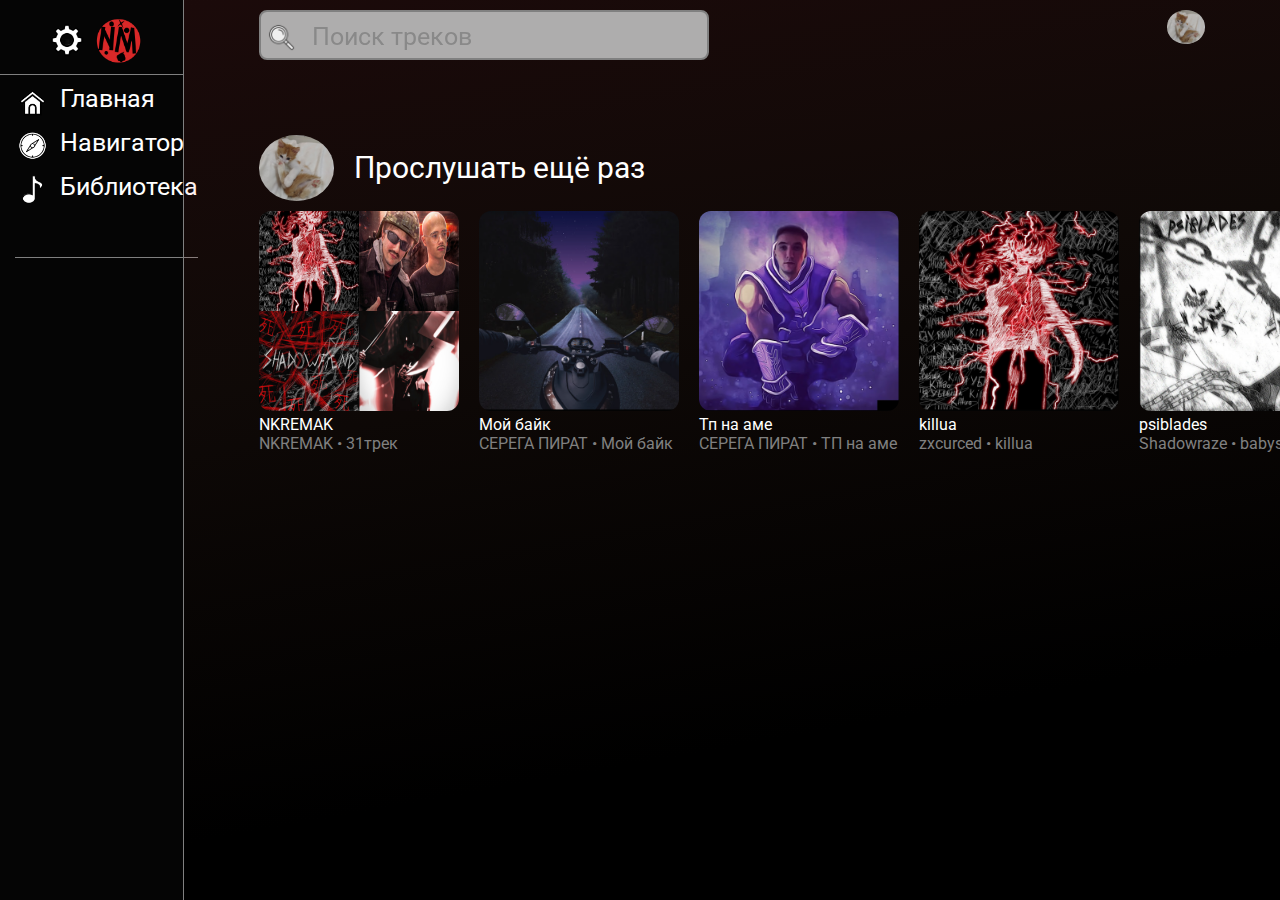
<file: index.html>
<!DOCTYPE html>
<html lang="en">

<head>
    <meta charset="UTF-8">
    <meta name="viewport" content="width=device-width, initial-scale=1.0">
    <title>NKREMAK MUSIC</title>
    <link rel="shortcut icon" href="logo.png" type="image/x-icon">
    <link rel="stylesheet" href="style.css">
</head>

<body>
    <div class="left_panel">
        <div class="set_logo">
            <div class="settings_logo"> 
                <img class="settings" src="icon-settings.png" alt="">
                <img class="logo" src="logo.png" alt="logo">
            </div>
        </div>
        <div class="left_card">
            <div class="home">
                <img class="left_icon" src="icon-home.png" alt="home">
                <p class="text">Главная</p>
            </div>
        </div>
        <div class="left_card">
            <div class="compass">
                <img class="left_icon" src="icon-compass.png" alt="home">
                <p class="text">Навигатор</p>
            </div>
        </div>
        <div class="left_card">
            <div class="library">
                <img class="left_icon" src="icon-nota.png" alt="home">
                <p class="text">Библиотека</p>
            </div>
        </div>
    </div>

    <div class="full_panel">

        <div class="screach">
            <img class="icon_screach" src="icon-search.png" alt="">
            <p class="text_opacity">Поиск треков</p>
        </div>
        <img class="accaunt_photo" src="accaunt.jpg" alt="acc">

        <div>
            <div class="listen_again_bar">
                <img class="accaunt_logo" src="accaunt.jpg" alt="">
                <p>Прослушать ещё раз</p>
            </div>

            <div class="listen_again_card">
                <div class="listen_again">
                    <img class="playlist" src="playlist.png" alt="">
                    <p class="name">NKREMAK</p>
                    <p class="opis_name">NKREMAK • 31трек</p>
                </div>

                <div class="listen_again">
                    <a href="bayk.html"><img class="playlist" src="bayk.png" alt=""></a>
                    <p class="name">Мой байк</p>
                    <p class="opis_name">СЕРЕГА ПИРАТ • Мой байк</p>
                </div>

                <div class="listen_again">
                    <a href="tp_am.html"><img class="playlist" src="Тп на аме.png" alt=""></a>
                    <p class="name">Тп на аме</p>
                    <p class="opis_name">СЕРЕГА ПИРАТ • ТП на аме</p>
                </div>

                <div class="listen_again">
                    <a href="killua.html"><img class="playlist" src="killua.png" alt=""></a>
                    <p class="name">killua</p>
                    <p class="opis_name">zxcurced • killua</p>
                </div>

                <div class="listen_again">
                    <a href="psiblades.html"><img class="playlist" src="psiblades.png" alt=""></a>
                    <p class="name">psiblades</p>
                    <p class="opis_name">Shadowraze • babyswishh1</p>
                </div>

                <div class="listen_again">
                    <a href="apokalipsis.html"><img class="playlist" src="апакалипсис.png" alt=""></a>
                    <p class="name">Зомби апокалипсис</p>
                    <p class="opis_name">СЕРЕГА ПИРАТ • qeqoqeq</p>
                </div>

                <div class="listen_again">
                    <a href="ice.html"><img class="playlist" src="лёд.png" alt=""></a>
                    <p class="name">Лёд</p>
                    <p class="opis_name">WENARO • LXNER</p>
                </div>
            </div>
        </div>
</body>

</html>
</file>
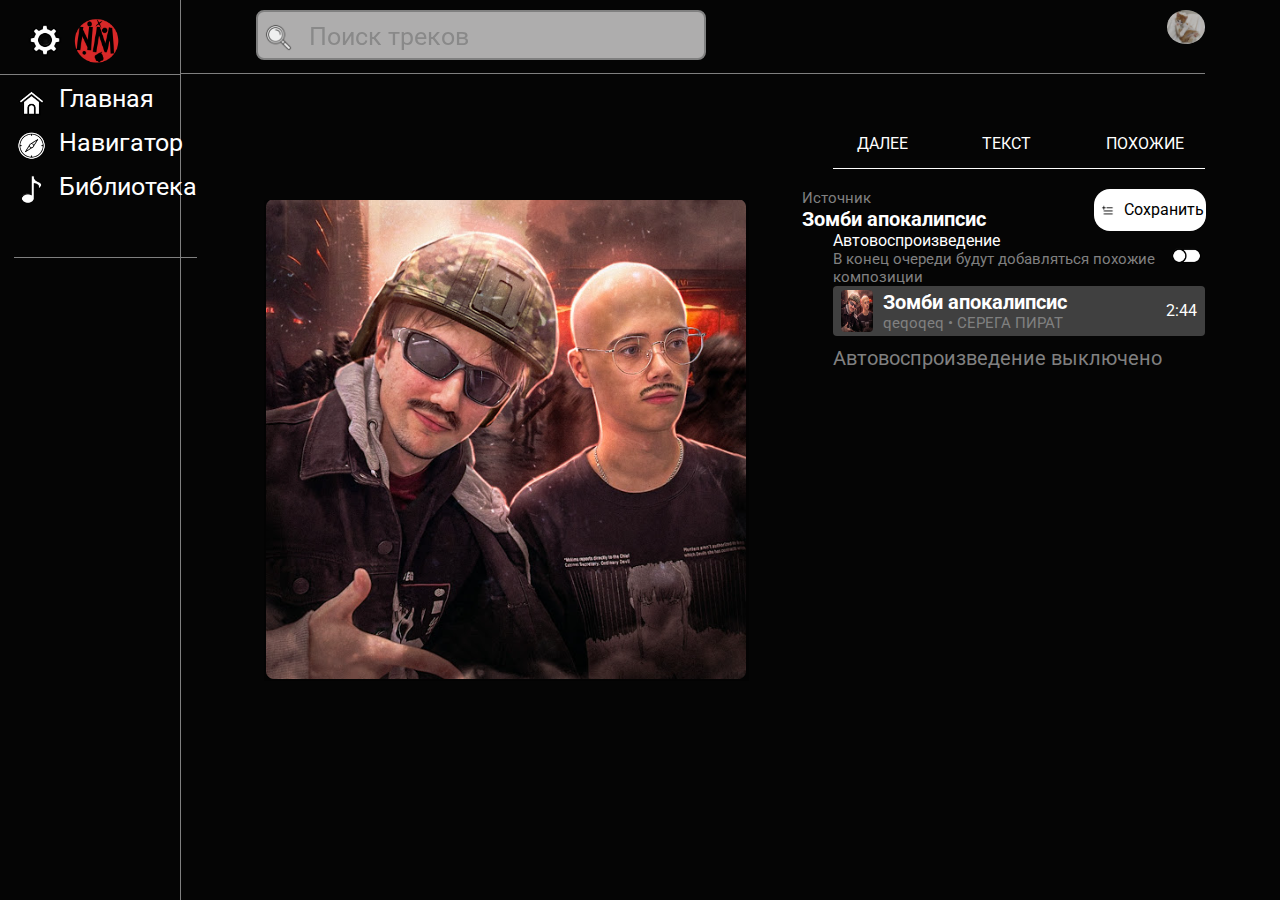
<file: apokalipsis.html>
<!DOCTYPE html>
<html lang="en">

<head>
    <meta charset="UTF-8">
    <meta name="viewport" content="width=device-width, initial-scale=1.0">
    <title>Апокалипсис</title>
    <link rel="shortcut icon" href="logo.png" type="image/x-icon">
    <link rel="stylesheet" href="style_apokalipsis.css">
</head>

<body>
    <div class="left_panel">
        <div class="set_logo">
            <img class="settings" src="icon-settings.png" alt="">
            <a href="index.html"><img class="logo" src="logo.png" alt="logo"></a>
        </div>
        <div class="left_card">
            <div class="home">
                <img class="left_icon" src="icon-home.png" alt="home">
                <p class="text">Главная</p>
            </div>
        </div>
        <div class="left_card">
            <div class="compass">
                <img class="left_icon" src="icon-compass.png" alt="home">
                <p class="text">Навигатор</p>
            </div>
        </div>
        <div class="left_card">
            <div class="library">
                <img class="left_icon" src="icon-nota.png" alt="home">
                <p class="text">Библиотека</p>
            </div>
        </div>
    </div>

    <div class="full_panel">
        <div class="top_panel">
            <div class="screach">
                <img class="icon_screach" src="icon-search.png" alt="">
                <p class="text_opacity">Поиск треков</p>
            </div>
            <img class="accaunt_photo" src="accaunt.jpg" alt="acc">
        </div>

        <div class="panel">
            <div class="image">
                <img class="image_center" src="апакалипсис.png" alt="">
            </div>
            <div class="rigth_panel">
                <div class="top_bar">
                    <p class="top_bar_text">ДАЛЕЕ</p>
                    <p class="top_bar_text">ТЕКСТ</p>
                    <p class="top_bar_text">ПОХОЖИЕ</p>
                </div>
                <div class="istok">
                    <div class="istok_card">
                        <p class="istok_text">Источник</p>
                        <h2>Зомби апокалипсис</h2>
                    </div>
                    <div class="add">
                        <img class="add_image" src="add.png" alt="add">
                        <p class="text_black">Сохранить</p>
                    </div>
                </div>
                <div class="autoplay">
                    <div class="autoplay_card">
                        <p>Автовоспроизведение</p>
                        <p class="istok_text">В конец очереди будут добавляться похожие композиции</p>
                    </div>
                    <img class="switch" src="icon-switch.png" alt="switch">
                </div>
                <div class="music">
                    <div class="music_card">
                        <img class="icon_music" src="апакалипсис.png" alt="">
                        <div class="name_music">
                            <h2>Зомби апокалипсис</h2>
                            <p class="istok_text">qeqoqeq • СЕРЕГА ПИРАТ</p>
                        </div>
                    </div>
                    <p class="time_music">2:44</p>
                </div>
                <p class="istok_text off_autoplay">Автовоспроизведение выключено</p>
            </div>
        </div>

        <iframe frameborder="0" style="border:none;width:100%;height:10vh;" width="100%" height="210"
            src="https://music.yandex.ru/iframe/track/119156834/28165342">Слушайте <a
                href='https://music.yandex.ru/album/28165342/track/119156834'>Зомби апокалипсис</a> — <a
                href='https://music.yandex.ru/artist/10880992'>Серега Пират</a> на Яндекс Музыке</iframe>

</body>

</html>
</file>
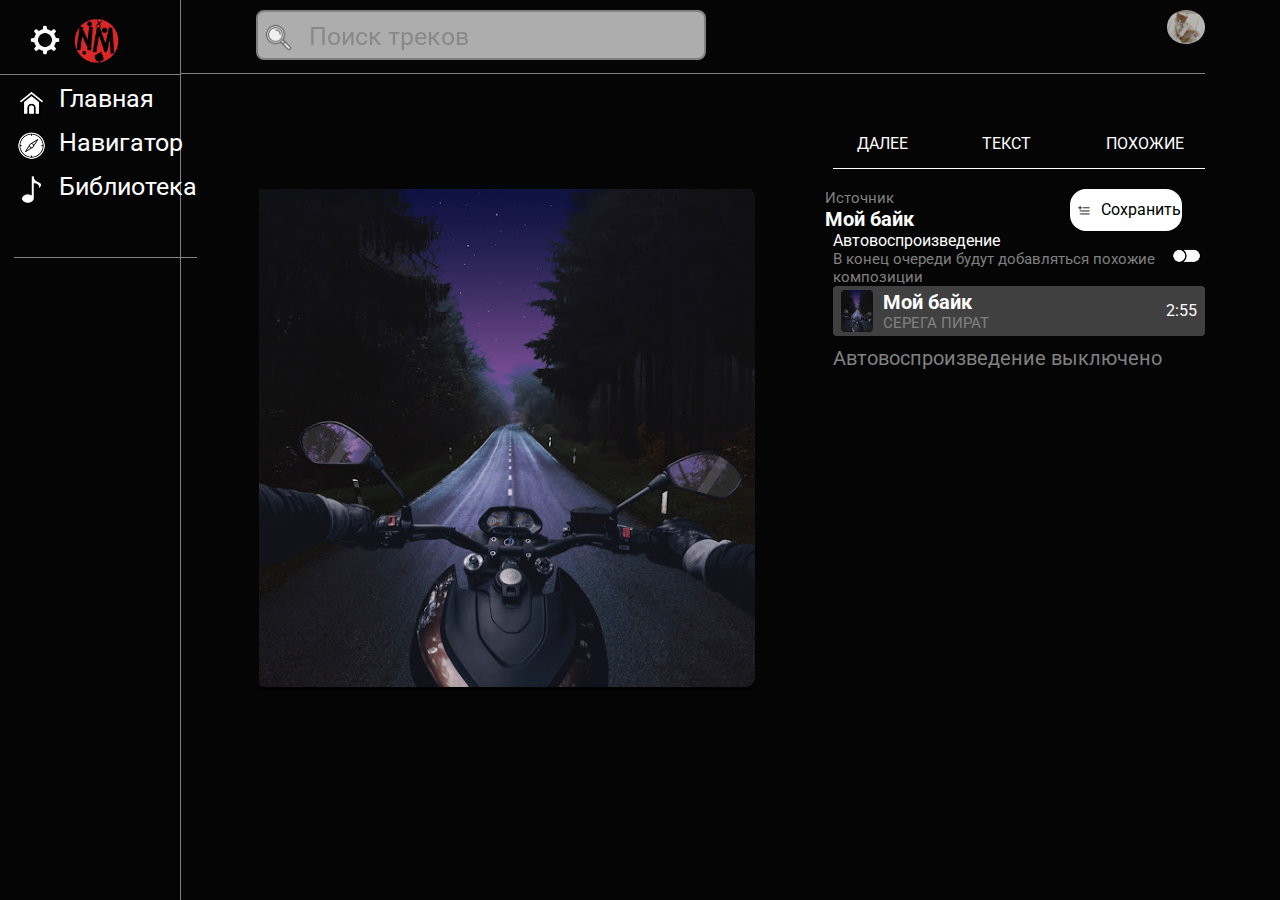
<file: bayk.html>
<!DOCTYPE html>
<html lang="en">

<head>
    <meta charset="UTF-8">
    <meta name="viewport" content="width=device-width, initial-scale=1.0">
    <title>Апокалипсис</title>
    <link rel="shortcut icon" href="logo.png" type="image/x-icon">
    <link rel="stylesheet" href="style_apokalipsis.css">
</head>

<body>
    <div class="left_panel">
        <div class="set_logo">
            <img class="settings" src="icon-settings.png" alt="">
            <a href="index.html"><img class="logo" src="logo.png" alt="logo"></a>
        </div>
        <div class="left_card">
            <div class="home">
                <img class="left_icon" src="icon-home.png" alt="home">
                <p class="text">Главная</p>
            </div>
        </div>
        <div class="left_card">
            <div class="compass">
                <img class="left_icon" src="icon-compass.png" alt="home">
                <p class="text">Навигатор</p>
            </div>
        </div>
        <div class="left_card">
            <div class="library">
                <img class="left_icon" src="icon-nota.png" alt="home">
                <p class="text">Библиотека</p>
            </div>
        </div>
    </div>

    <div class="full_panel">
        <div class="top_panel">
            <div class="screach">
                <img class="icon_screach" src="icon-search.png" alt="">
                <p class="text_opacity">Поиск треков</p>
            </div>
            <img class="accaunt_photo" src="accaunt.jpg" alt="acc">
        </div>

        <div class="panel">
            <div class="image">
                <img class="image_center" src="bayk.png" alt="">
            </div>
            <div class="rigth_panel">
                <div class="top_bar">
                    <p class="top_bar_text">ДАЛЕЕ</p>
                    <p class="top_bar_text">ТЕКСТ</p>
                    <p class="top_bar_text">ПОХОЖИЕ</p>
                </div>
                <div class="istok">
                    <div class="istok_card">
                        <p class="istok_text">Источник</p>
                        <h2>Мой байк</h2>
                    </div>
                    <div class="add">
                        <img class="add_image" src="add.png" alt="add">
                        <p class="text_black">Сохранить</p>
                    </div>
                </div>
                <div class="autoplay">
                    <div class="autoplay_card">
                        <p>Автовоспроизведение</p>
                        <p class="istok_text">В конец очереди будут добавляться похожие композиции</p>
                    </div>
                    <img class="switch" src="icon-switch.png" alt="switch">
                </div>
                <div class="music">
                    <div class="music_card">
                        <img class="icon_music" src="bayk.png" alt="">
                        <div class="name_music">
                            <h2>Мой байк</h2>
                            <p class="istok_text">СЕРЕГА ПИРАТ</p>
                        </div>
                    </div>
                    <p class="time_music">2:55</p>
                </div>
                <p class="istok_text off_autoplay">Автовоспроизведение выключено</p>
            </div>
        </div>

        <iframe frameborder="0" style="border:none;width:100%;height:10vh;" width="100%" height="210"
            src="https://music.yandex.ru/iframe/track/100881669/21220153">Слушайте <a
                href='https://music.yandex.ru/album/21220153/track/100881669'>Мой байк</a> — <a
                href='https://music.yandex.ru/artist/10880992'>Серега Пират</a> на Яндекс Музыке</iframe>

</body>

</html>
</file>
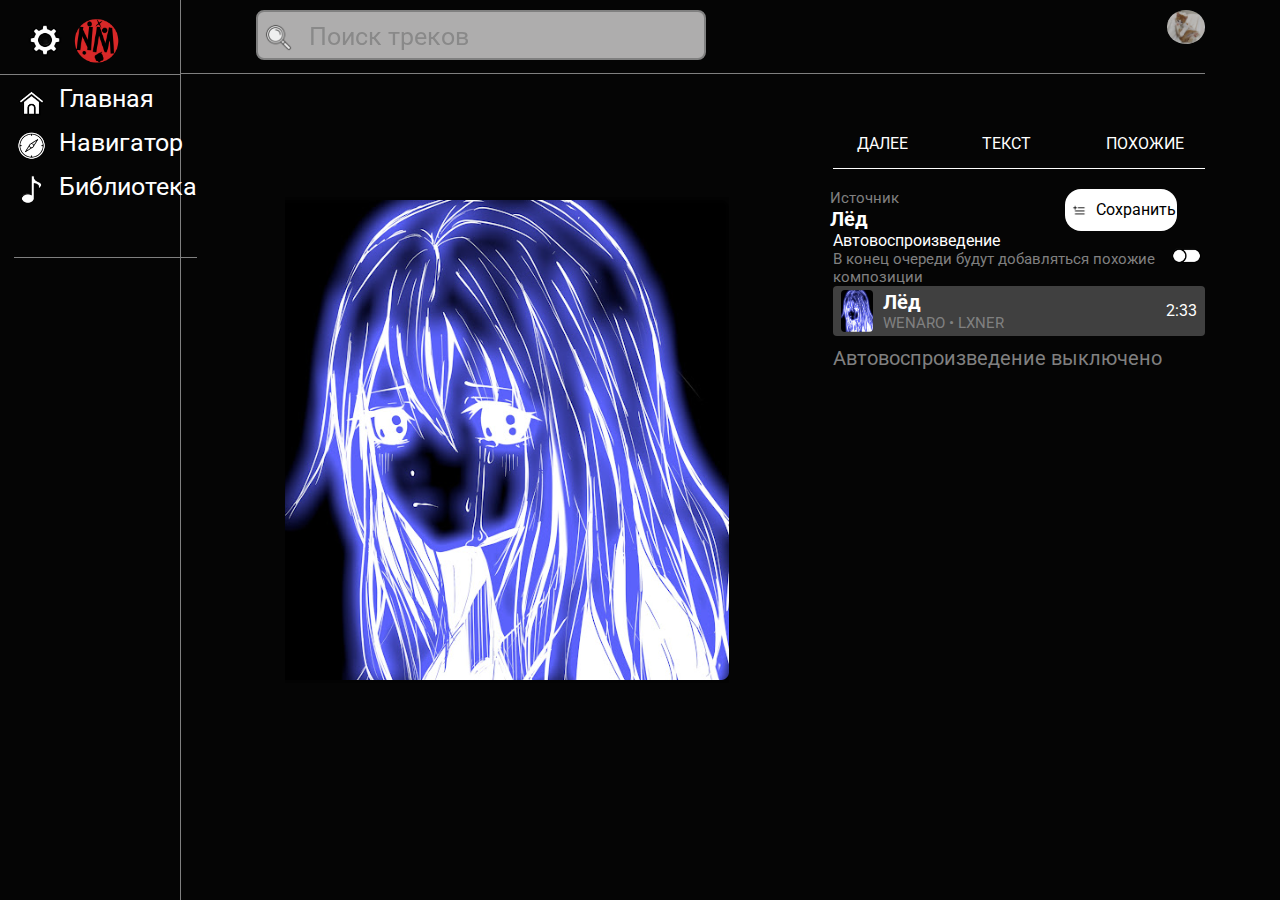
<file: ice.html>
<!DOCTYPE html>
<html lang="en">

<head>
    <meta charset="UTF-8">
    <meta name="viewport" content="width=device-width, initial-scale=1.0">
    <title>Апокалипсис</title>
    <link rel="shortcut icon" href="logo.png" type="image/x-icon">
    <link rel="stylesheet" href="style_apokalipsis.css">
</head>

<body>
    <div class="left_panel">
        <div class="set_logo">
            <img class="settings" src="icon-settings.png" alt="">
            <a href="index.html"><img class="logo" src="logo.png" alt="logo"></a>
        </div>
        <div class="left_card">
            <div class="home">
                <img class="left_icon" src="icon-home.png" alt="home">
                <p class="text">Главная</p>
            </div>
        </div>
        <div class="left_card">
            <div class="compass">
                <img class="left_icon" src="icon-compass.png" alt="home">
                <p class="text">Навигатор</p>
            </div>
        </div>
        <div class="left_card">
            <div class="library">
                <img class="left_icon" src="icon-nota.png" alt="home">
                <p class="text">Библиотека</p>
            </div>
        </div>
    </div>

    <div class="full_panel">
        <div class="top_panel">
            <div class="screach">
                <img class="icon_screach" src="icon-search.png" alt="">
                <p class="text_opacity">Поиск треков</p>
            </div>
            <img class="accaunt_photo" src="accaunt.jpg" alt="acc">
        </div>

        <div class="panel">
            <div class="image">
                <img class="image_center" src="лёд.png" alt="">
            </div>
            <div class="rigth_panel">
                <div class="top_bar">
                    <p class="top_bar_text">ДАЛЕЕ</p>
                    <p class="top_bar_text">ТЕКСТ</p>
                    <p class="top_bar_text">ПОХОЖИЕ</p>
                </div>
                <div class="istok">
                    <div class="istok_card">
                        <p class="istok_text">Источник</p>
                        <h2>Лёд</h2>
                    </div>
                    <div class="add">
                        <img class="add_image" src="add.png" alt="add">
                        <p class="text_black">Сохранить</p>
                    </div>
                </div>
                <div class="autoplay">
                    <div class="autoplay_card">
                        <p>Автовоспроизведение</p>
                        <p class="istok_text">В конец очереди будут добавляться похожие композиции</p>
                    </div>
                    <img class="switch" src="icon-switch.png" alt="switch">
                </div>
                <div class="music">
                    <div class="music_card">
                        <img class="icon_music" src="лёд.png" alt="">
                        <div class="name_music">
                            <h2>Лёд</h2>
                            <p class="istok_text">WENARO • LXNER</p>
                        </div>
                    </div>
                    <p class="time_music">2:33</p>
                </div>
                <p class="istok_text off_autoplay">Автовоспроизведение выключено</p>
            </div>
        </div>

        <iframe frameborder="0" style="border:none;width:100%;height:10vh;" width="100%" height="210"
            src="https://music.yandex.ru/iframe/track/86939742/16763703">Слушайте <a
                href='https://music.yandex.ru/album/16763703/track/86939742'>Лёд</a> — <a
                href='https://music.yandex.ru/artist/7292030'>WENARO</a> на Яндекс Музыке</iframe>

</body>

</html>
</file>
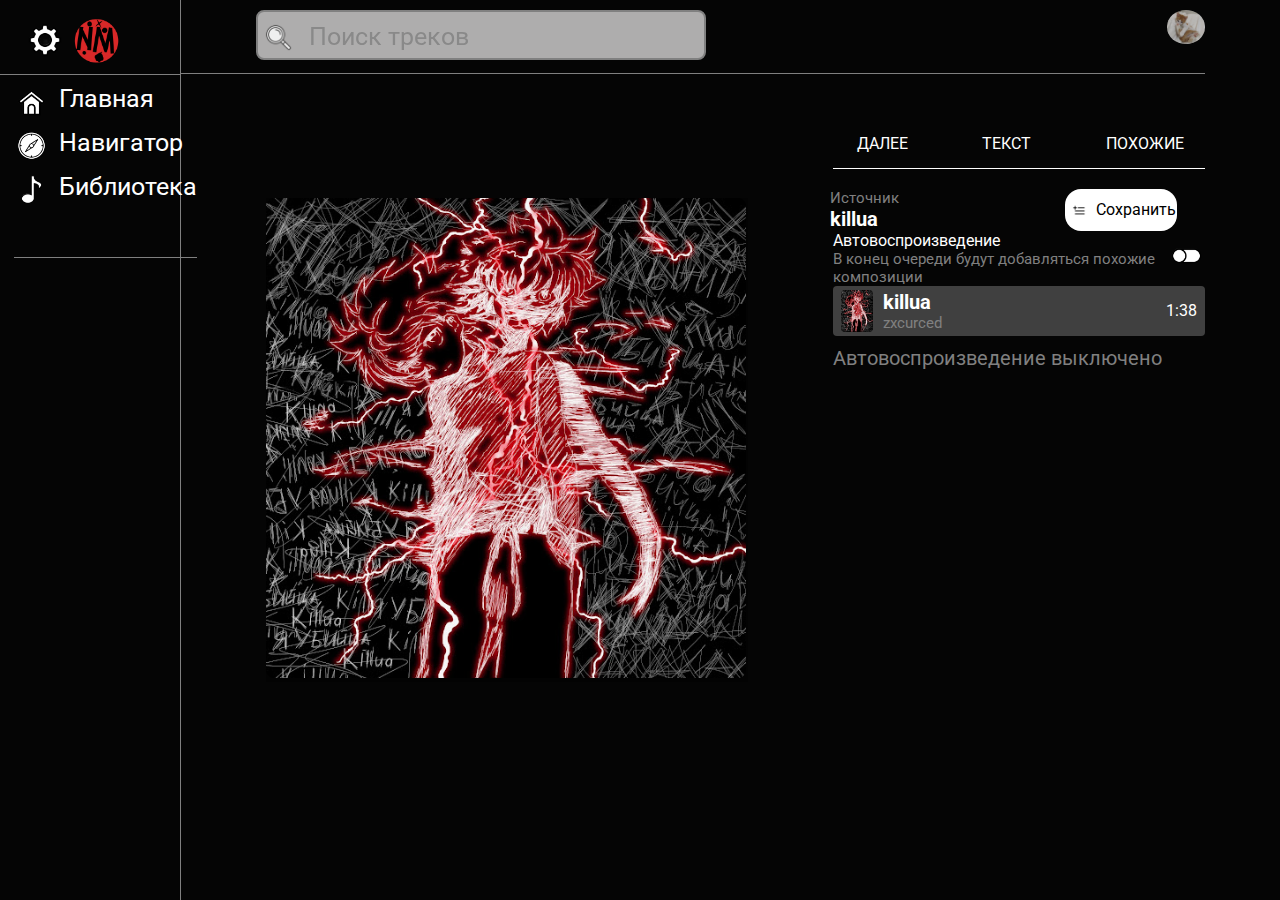
<file: killua.html>
<!DOCTYPE html>
<html lang="en">

<head>
    <meta charset="UTF-8">
    <meta name="viewport" content="width=device-width, initial-scale=1.0">
    <title>Апокалипсис</title>
    <link rel="shortcut icon" href="logo.png" type="image/x-icon">
    <link rel="stylesheet" href="style_apokalipsis.css">
</head>

<body>
    <div class="left_panel">
        <div class="set_logo">
            <img class="settings" src="icon-settings.png" alt="">
            <a href="index.html"><img class="logo" src="logo.png" alt="logo"></a>
        </div>
        <div class="left_card">
            <div class="home">
                <img class="left_icon" src="icon-home.png" alt="home">
                <p class="text">Главная</p>
            </div>
        </div>
        <div class="left_card">
            <div class="compass">
                <img class="left_icon" src="icon-compass.png" alt="home">
                <p class="text">Навигатор</p>
            </div>
        </div>
        <div class="left_card">
            <div class="library">
                <img class="left_icon" src="icon-nota.png" alt="home">
                <p class="text">Библиотека</p>
            </div>
        </div>
    </div>

    <div class="full_panel">
        <div class="top_panel">
            <div class="screach">
                <img class="icon_screach" src="icon-search.png" alt="">
                <p class="text_opacity">Поиск треков</p>
            </div>
            <img class="accaunt_photo" src="accaunt.jpg" alt="acc">
        </div>

        <div class="panel">
            <div class="image">
                <img class="image_center" src="killua.png" alt="">
            </div>
            <div class="rigth_panel">
                <div class="top_bar">
                    <p class="top_bar_text">ДАЛЕЕ</p>
                    <p class="top_bar_text">ТЕКСТ</p>
                    <p class="top_bar_text">ПОХОЖИЕ</p>
                </div>
                <div class="istok">
                    <div class="istok_card">
                        <p class="istok_text">Источник</p>
                        <h2>killua</h2>
                    </div>
                    <div class="add">
                        <img class="add_image" src="add.png" alt="add">
                        <p class="text_black">Сохранить</p>
                    </div>
                </div>
                <div class="autoplay">
                    <div class="autoplay_card">
                        <p>Автовоспроизведение</p>
                        <p class="istok_text">В конец очереди будут добавляться похожие композиции</p>
                    </div>
                    <img class="switch" src="icon-switch.png" alt="switch">
                </div>
                <div class="music">
                    <div class="music_card">
                        <img class="icon_music" src="killua.png" alt="">
                        <div class="name_music">
                            <h2>killua</h2>
                            <p class="istok_text">zxcurced</p>
                        </div>
                    </div>
                    <p class="time_music">1:38</p>
                </div>
                <p class="istok_text off_autoplay">Автовоспроизведение выключено</p>
            </div>
        </div>

        <iframe frameborder="0" style="border:none;width:100%;height:10vh;" width="100%" height="210"
            src="https://music.yandex.ru/iframe/track/104319922/22428701">Слушайте <a
                href='https://music.yandex.ru/album/22428701/track/104319922'>killua</a> — <a
                href='https://music.yandex.ru/artist/11084824'>zxcursed</a> на Яндекс Музыке</iframe>

</body>

</html>
</file>
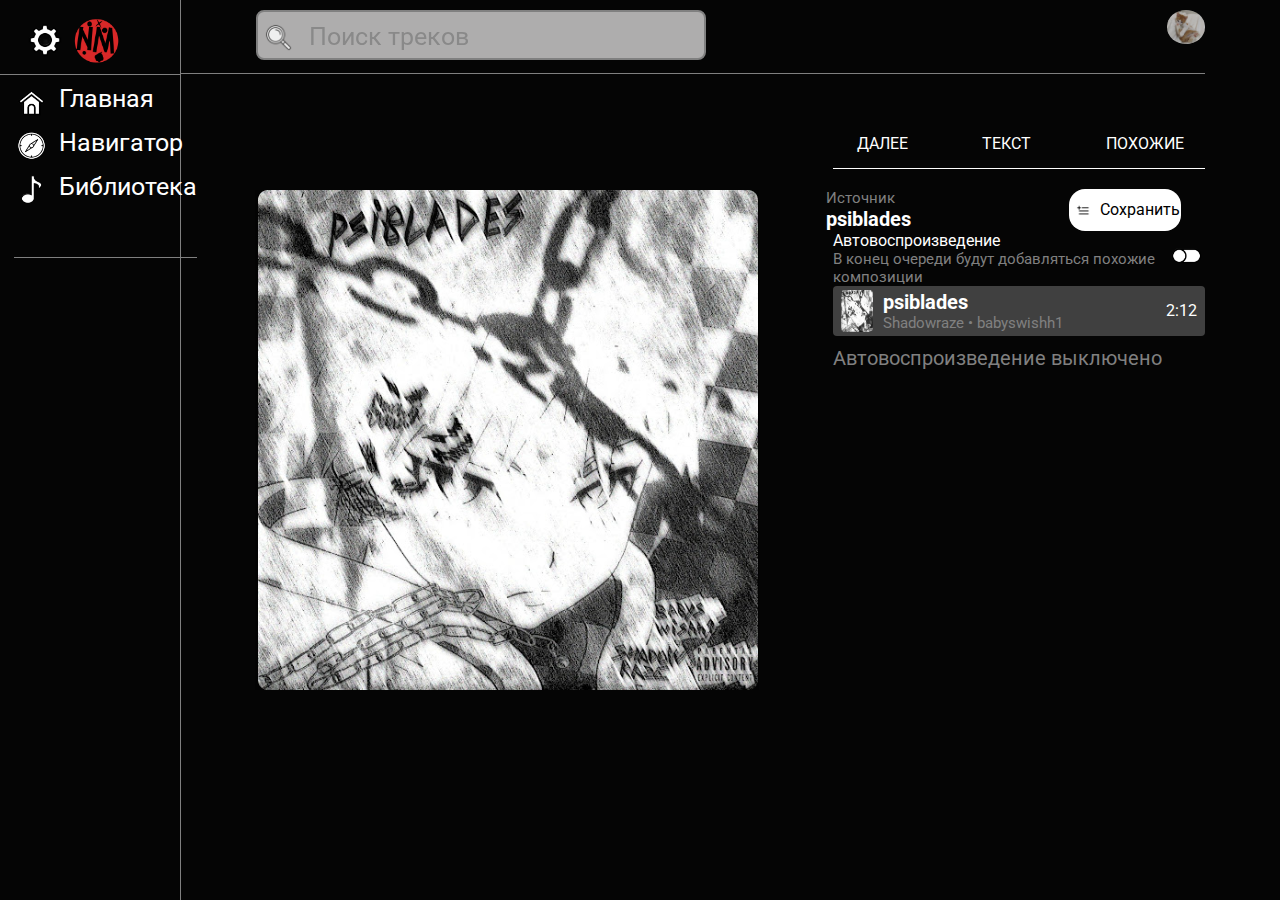
<file: psiblades.html>
<!DOCTYPE html>
<html lang="en">

<head>
    <meta charset="UTF-8">
    <meta name="viewport" content="width=device-width, initial-scale=1.0">
    <title>Апокалипсис</title>
    <link rel="shortcut icon" href="logo.png" type="image/x-icon">
    <link rel="stylesheet" href="style_apokalipsis.css">
</head>

<body>
    <div class="left_panel">
        <div class="set_logo">
            <img class="settings" src="icon-settings.png" alt="">
            <a href="index.html"><img class="logo" src="logo.png" alt="logo"></a>
        </div>
        <div class="left_card">
            <div class="home">
                <img class="left_icon" src="icon-home.png" alt="home">
                <p class="text">Главная</p>
            </div>
        </div>
        <div class="left_card">
            <div class="compass">
                <img class="left_icon" src="icon-compass.png" alt="home">
                <p class="text">Навигатор</p>
            </div>
        </div>
        <div class="left_card">
            <div class="library">
                <img class="left_icon" src="icon-nota.png" alt="home">
                <p class="text">Библиотека</p>
            </div>
        </div>
    </div>

    <div class="full_panel">
        <div class="top_panel">
            <div class="screach">
                <img class="icon_screach" src="icon-search.png" alt="">
                <p class="text_opacity">Поиск треков</p>
            </div>
            <img class="accaunt_photo" src="accaunt.jpg" alt="acc">
        </div>

        <div class="panel">
            <div class="image">
                <img class="image_center" src="psiblades.png" alt="">
            </div>
            <div class="rigth_panel">
                <div class="top_bar">
                    <p class="top_bar_text">ДАЛЕЕ</p>
                    <p class="top_bar_text">ТЕКСТ</p>
                    <p class="top_bar_text">ПОХОЖИЕ</p>
                </div>
                <div class="istok">
                    <div class="istok_card">
                        <p class="istok_text">Источник</p>
                        <h2>psiblades</h2>
                    </div>
                    <div class="add">
                        <img class="add_image" src="add.png" alt="add">
                        <p class="text_black">Сохранить</p>
                    </div>
                </div>
                <div class="autoplay">
                    <div class="autoplay_card">
                        <p>Автовоспроизведение</p>
                        <p class="istok_text">В конец очереди будут добавляться похожие композиции</p>
                    </div>
                    <img class="switch" src="icon-switch.png" alt="switch">
                </div>
                <div class="music">
                    <div class="music_card">
                        <img class="icon_music" src="psiblades.png" alt="">
                        <div class="name_music">
                            <h2>psiblades</h2>
                            <p class="istok_text">Shadowraze • babyswishh1</p>
                        </div>
                    </div>
                    <p class="time_music">2:12</p>
                </div>
                <p class="istok_text off_autoplay">Автовоспроизведение выключено</p>
            </div>
        </div>

        <iframe frameborder="0" style="border:none;width:100%;height:10vh;" width="100%" height="210"
            src="https://music.yandex.ru/iframe/track/92075105/18409279">Слушайте <a
                href='https://music.yandex.ru/album/18409279/track/92075105'>psiblades</a> — <a
                href='https://music.yandex.ru/artist/11067300'>Shadowraze</a> на Яндекс Музыке</iframe>

</body>

</html>
</file>
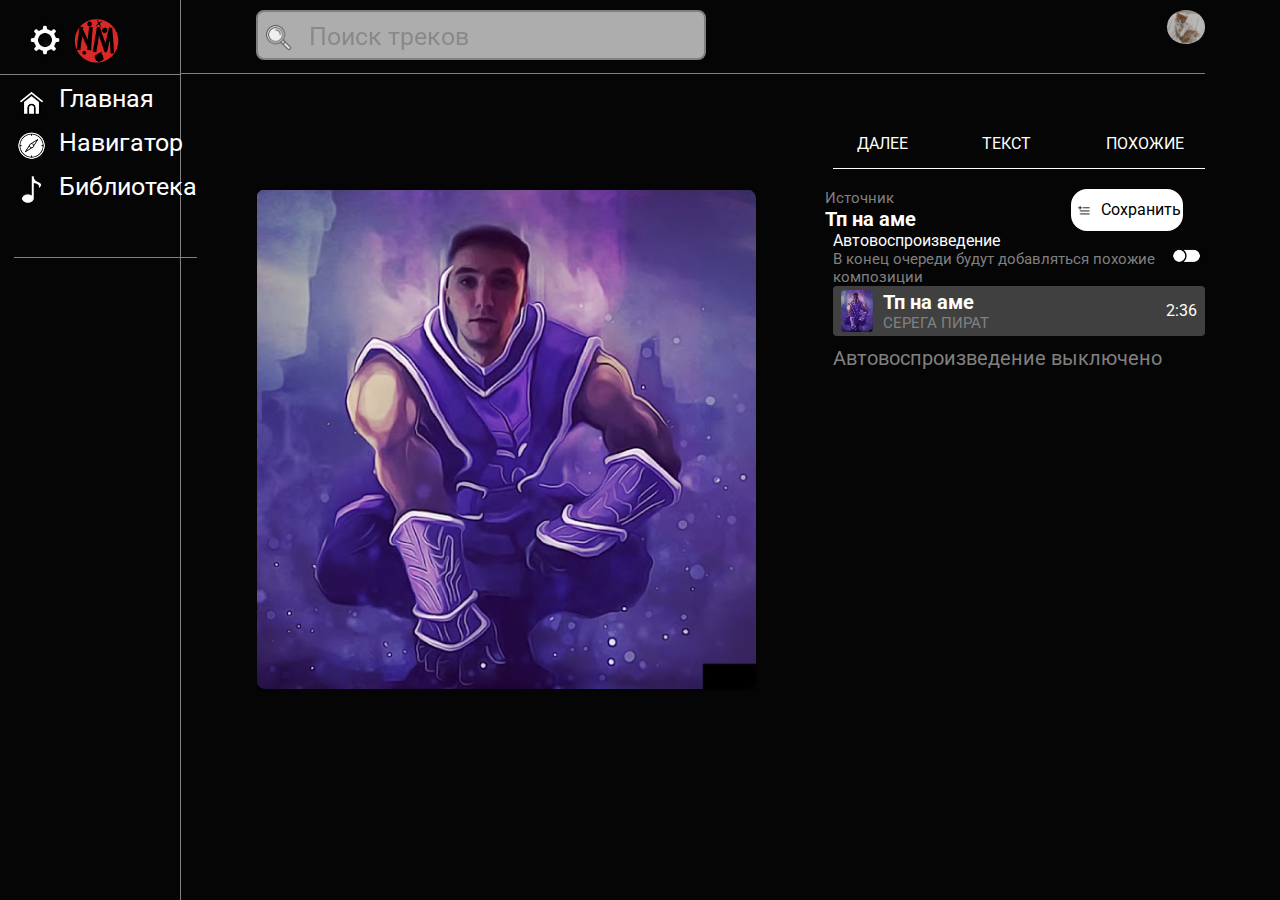
<file: tp_am.html>
<!DOCTYPE html>
<html lang="en">

<head>
    <meta charset="UTF-8">
    <meta name="viewport" content="width=device-width, initial-scale=1.0">
    <title>Апокалипсис</title>
    <link rel="shortcut icon" href="logo.png" type="image/x-icon">
    <link rel="stylesheet" href="style_apokalipsis.css">
</head>

<body>
    <div class="left_panel">
        <div class="set_logo">
            <img class="settings" src="icon-settings.png" alt="">
            <a href="index.html"><img class="logo" src="logo.png" alt="logo"></a>
        </div>
        <div class="left_card">
            <div class="home">
                <img class="left_icon" src="icon-home.png" alt="home">
                <p class="text">Главная</p>
            </div>
        </div>
        <div class="left_card">
            <div class="compass">
                <img class="left_icon" src="icon-compass.png" alt="home">
                <p class="text">Навигатор</p>
            </div>
        </div>
        <div class="left_card">
            <div class="library">
                <img class="left_icon" src="icon-nota.png" alt="home">
                <p class="text">Библиотека</p>
            </div>
        </div>
    </div>

    <div class="full_panel">
        <div class="top_panel">
            <div class="screach">
                <img class="icon_screach" src="icon-search.png" alt="">
                <p class="text_opacity">Поиск треков</p>
            </div>
            <img class="accaunt_photo" src="accaunt.jpg" alt="acc">
        </div>

        <div class="panel">
            <div class="image">
                <img class="image_center" src="Тп на аме.png" alt="">
            </div>
            <div class="rigth_panel">
                <div class="top_bar">
                    <p class="top_bar_text">ДАЛЕЕ</p>
                    <p class="top_bar_text">ТЕКСТ</p>
                    <p class="top_bar_text">ПОХОЖИЕ</p>
                </div>
                <div class="istok">
                    <div class="istok_card">
                        <p class="istok_text">Источник</p>
                        <h2>Тп на аме</h2>
                    </div>
                    <div class="add">
                        <img class="add_image" src="add.png" alt="add">
                        <p class="text_black">Сохранить</p>
                    </div>
                </div>
                <div class="autoplay">
                    <div class="autoplay_card">
                        <p>Автовоспроизведение</p>
                        <p class="istok_text">В конец очереди будут добавляться похожие композиции</p>
                    </div>
                    <img class="switch" src="icon-switch.png" alt="switch">
                </div>
                <div class="music">
                    <div class="music_card">
                        <img class="icon_music" src="Тп на аме.png" alt="">
                        <div class="name_music">
                            <h2>Тп на аме</h2>
                            <p class="istok_text">СЕРЕГА ПИРАТ</p>
                        </div>
                    </div>
                    <p class="time_music">2:36</p>
                </div>
                <p class="istok_text off_autoplay">Автовоспроизведение выключено</p>
            </div>
        </div>

        <iframe frameborder="0" style="border:none;width:100%;height:10vh;" width="100%" height="210"
            src="https://music.yandex.ru/iframe/track/91866468/18344193">Слушайте <a
                href='https://music.yandex.ru/album/18344193/track/91866468'>тп на аме</a> — <a
                href='https://music.yandex.ru/artist/10880992'>Серега Пират</a> на Яндекс Музыке</iframe>

</body>

</html>
</file>
<file: style.css>
@import url('https://fonts.googleapis.com/css2?family=Caveat:wght@400..700&display=swap');
@import url('https://fonts.googleapis.com/css2?family=Roboto&display=swap');

* {
    padding: 0px;
    margin: 0px;
    text-decoration: none;
    list-style: none;
    box-sizing: border-box;
    font-family: "Roboto", cursive;
    color: white;
}

body {
    display: flex;
    background-color: rgb(5, 5, 5);
}

.left_panel {
    display: flex;
    width: 15%;
    flex-wrap: wrap;
    flex-direction: column;
    border-right: 1px solid gray;
    height: 100vh;
}

.settings {
    width: 40px;
    position: relative;
    left: 10px;
    margin-left: 15px;
}

.left_card {
    width: 10%;
    display: flex;
    margin-top: 5%;
}

.left_icon {
    width: 35px;
    margin-right: 10px;
}

.logo {
    width: 80px;
    position: relative;
    top: 10px;
}

.library {
    display: flex;
    border-bottom: 0.5px solid gray;
    padding-bottom: 50px;
    margin-left: 80%;
}

.home {
    display: flex;
    margin-left: 80%;
}

.compass {
    display: flex;
    margin-left: 80%;
}

.text {
    font-size: 25px;
    font-family: "Roboto", cursive;
    color: white;
}

.text_opacity {
    font-size: 25px;
    color: gray;
    filter: opacity(80%);
    margin-left: 15px;
}

.screach {
    width: 450px;
    height: 50px;
    background-color: rgb(174, 173, 173);
    margin-top: 10px;
    margin-left: 10px;
    border-radius: 8px;
    padding-top: 10px;
    padding-left: 5px;
    border: 2px solid gray;
    display: flex;
    justify-content: left;
    margin-bottom: 75px;
    margin-left: 75px;
}

.icon_screach {
    filter: opacity(80%);
    margin-bottom: 5px;
}


.accaunt_photo {
    width: 3%;
    position: absolute;
    right: 75px;
    top: 10px;
    border-radius: 50%;
}

.full_panel {
    width: 100%;
    background: rgb(223, 55, 55);
    background: linear-gradient(170deg, rgba(223, 55, 55, 0.1) 0%, rgba(203, 87, 44, 0.05) 35%, rgba(0, 0, 0, 1) 75%, rgba(0, 0, 0, 1) 100%);
}

.accaunt_logo {
    margin-left: 75px;
    width: 75px;
    border-radius: 50%;
    margin-right: 20px;
}

.listen_again_bar {
    display: flex;
    align-items: center;
    font-size: 30px;
}

.listen_again {
    margin-top: 10px;
}

.playlist {
    width: 200px;
    height: 200px;
    border-radius: 12px;
}

.opis_name {
    color: gray;
}

.listen_again_card {
    display: flex;
    margin-left: 75px;
}

.listen_again {
    margin-right: 20px;
}

.playlist:hover{
    transform: scale(1.1);
    transition-duration: 1s;
    margin-bottom: 5px;
}

.set_logo {
    display: flex;
    justify-content: center;
    align-items: flex-start;
    border-bottom: 1px solid gray;
    height: 8.3vh;
}
</file>
<file: style_apokalipsis.css>
@import url('https://fonts.googleapis.com/css2?family=Caveat:wght@400..700&display=swap');
@import url('https://fonts.googleapis.com/css2?family=Roboto&display=swap');

* {
    padding: 0px;
    margin: 0px;
    text-decoration: none;
    list-style: none;
    box-sizing: border-box;
    font-family: "Roboto", cursive;
    color: white;
}

body {
    display: flex;
    background-color: rgb(5, 5, 5);
    margin-right: 75px;
}

.left_panel {
    display: flex;
    width: 15%;
    flex-wrap: wrap;
    flex-direction: column;
    border-right: 1px solid gray;
    height: 100vh;
}

.settings {
    width: 40px;
    position: relative;
    left: 10px;
    margin-left: 15px;
}

.left_card {
    width: 10%;
    display: flex;
    margin-top: 5%;
}

.left_icon {
    width: 35px;
    margin-right: 10px;
}

.logo {
    width: 80px;
    position: relative;
    top: 10px;
}

.library {
    display: flex;
    border-bottom: 0.5px solid gray;
    padding-bottom: 50px;
    margin-left: 80%;
}

.home{
    display: flex;
    margin-left: 80%;
}

.compass{
    display: flex;
    margin-left: 80%;
}

.text {
    font-size: 25px;
    font-family: "Roboto", cursive;
    color: white;
}

.text_opacity{
    font-size: 25px;
    color: gray;
    filter: opacity(80%);
    margin-left: 15px;
}

.screach {
    width: 450px;
    height: 50px;
    background-color: rgb(174, 173, 173);
    margin-top: 10px;
    margin-left: 10px;
    border-radius: 8px;
    padding-top: 10px;
    padding-left: 5px;
    border: 2px solid gray;
    display: flex;
    justify-content: left;
    margin-bottom: 75px;
    margin-left: 75px;
}

.icon_screach{
    filter: opacity(80%);
    margin-bottom: 5px;
}

.set_logo {
    padding-bottom: 10px;
    border-bottom: 1px solid gray;
    height: 8.3vh;
}

.accaunt_photo {
    width: 3%;
    position: absolute;
    right: 75px;
    top: 10px;
    border-radius: 50%;
}

.full_panel{
    width: 100%;
}

.top_panel{
    height: 7.1vh;
    border-bottom: 1px solid gray;
}

.panel{
    width: 100%;
    display: flex;
}

.image{
    width: 70%;
    height: 81.4vh;
    display: flex;
    justify-content: center;
}

.rigth_panel{
    width: 40%;
}

.image_center{
    margin-top: auto;
    margin-bottom: auto;
}

.top_bar{
    display: flex;
    height: 50px;
    border-bottom: 1px solid white;
    margin-top: 5vh;
}

.top_bar_text{
    width: 20%;
    margin: auto;
}

.add{
    display: flex;
    background-color: white;
    border-radius: 16px;
    width: 30%;
    padding: 4px 8px 4px 13px;
    align-items: center;
    justify-content: center;
    position: relative;
    left: 70px;
}

.add_image{
    width: 15%;
    margin-right: 10px;
}

.istok{
    display: flex;
    justify-content: space-around;
    margin-top: 20px;
    position: relative;
    right: 50px;
}

.text_black{
    color: black;
}

.istok_card{
    display: flex;
    flex-direction: column;
}

h2{
    font-size: 20px;
}

.istok_text{
    color: gray;
    font-size: 15px;
}

.autoplay{
    display: flex;
    align-items: center;
    justify-content: space-around;
}

.switch{
    width: 10%;
    position: relative;
    bottom: 10px;
}

.icon_music{
    width: 10%;
    margin-right: 10px;
    border-radius: 4px;
}

.music{
    display: flex;
    background-color: rgb(64, 64, 64);
    border-radius: 4px;
    padding: 4px 8px;
    align-items: center;
}

.music_card{
    display: flex;
}

.off_autoplay{
    margin-top: 10px;
    font-size: 20px;
}
</file>
